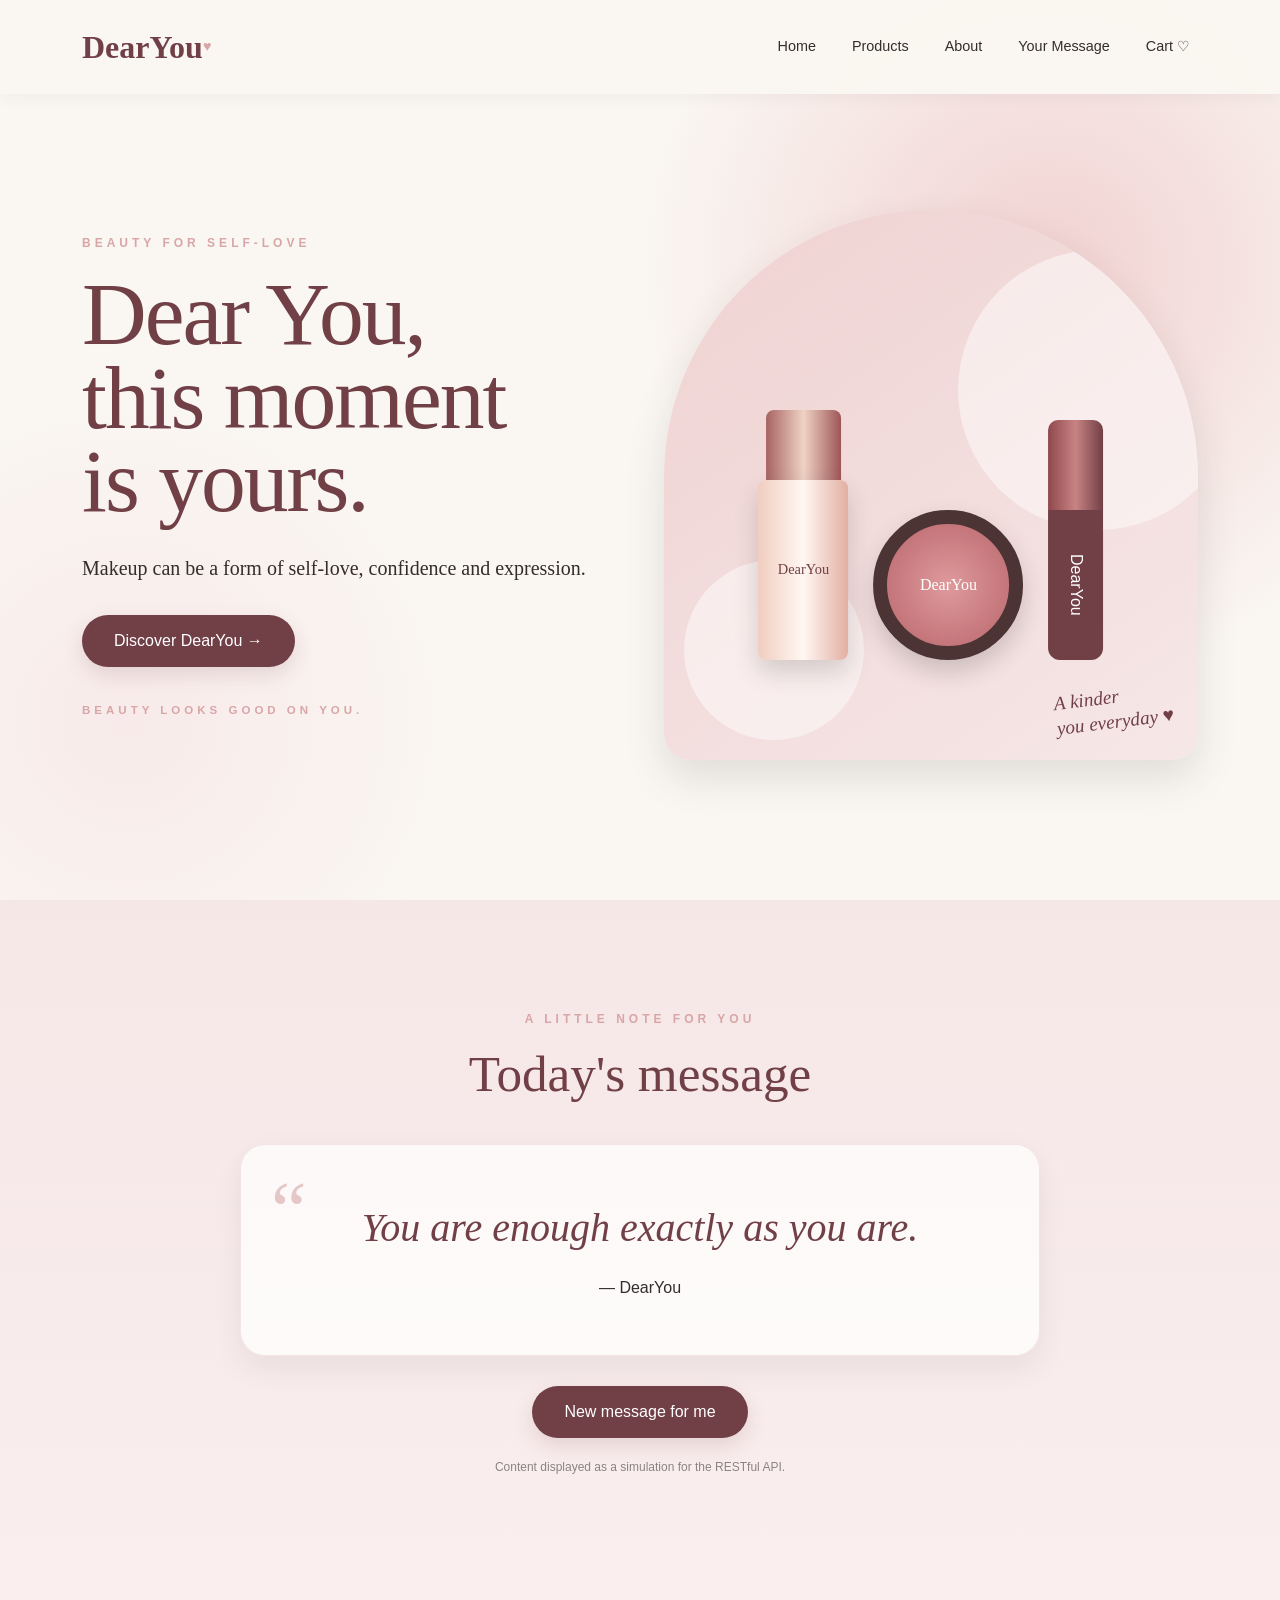
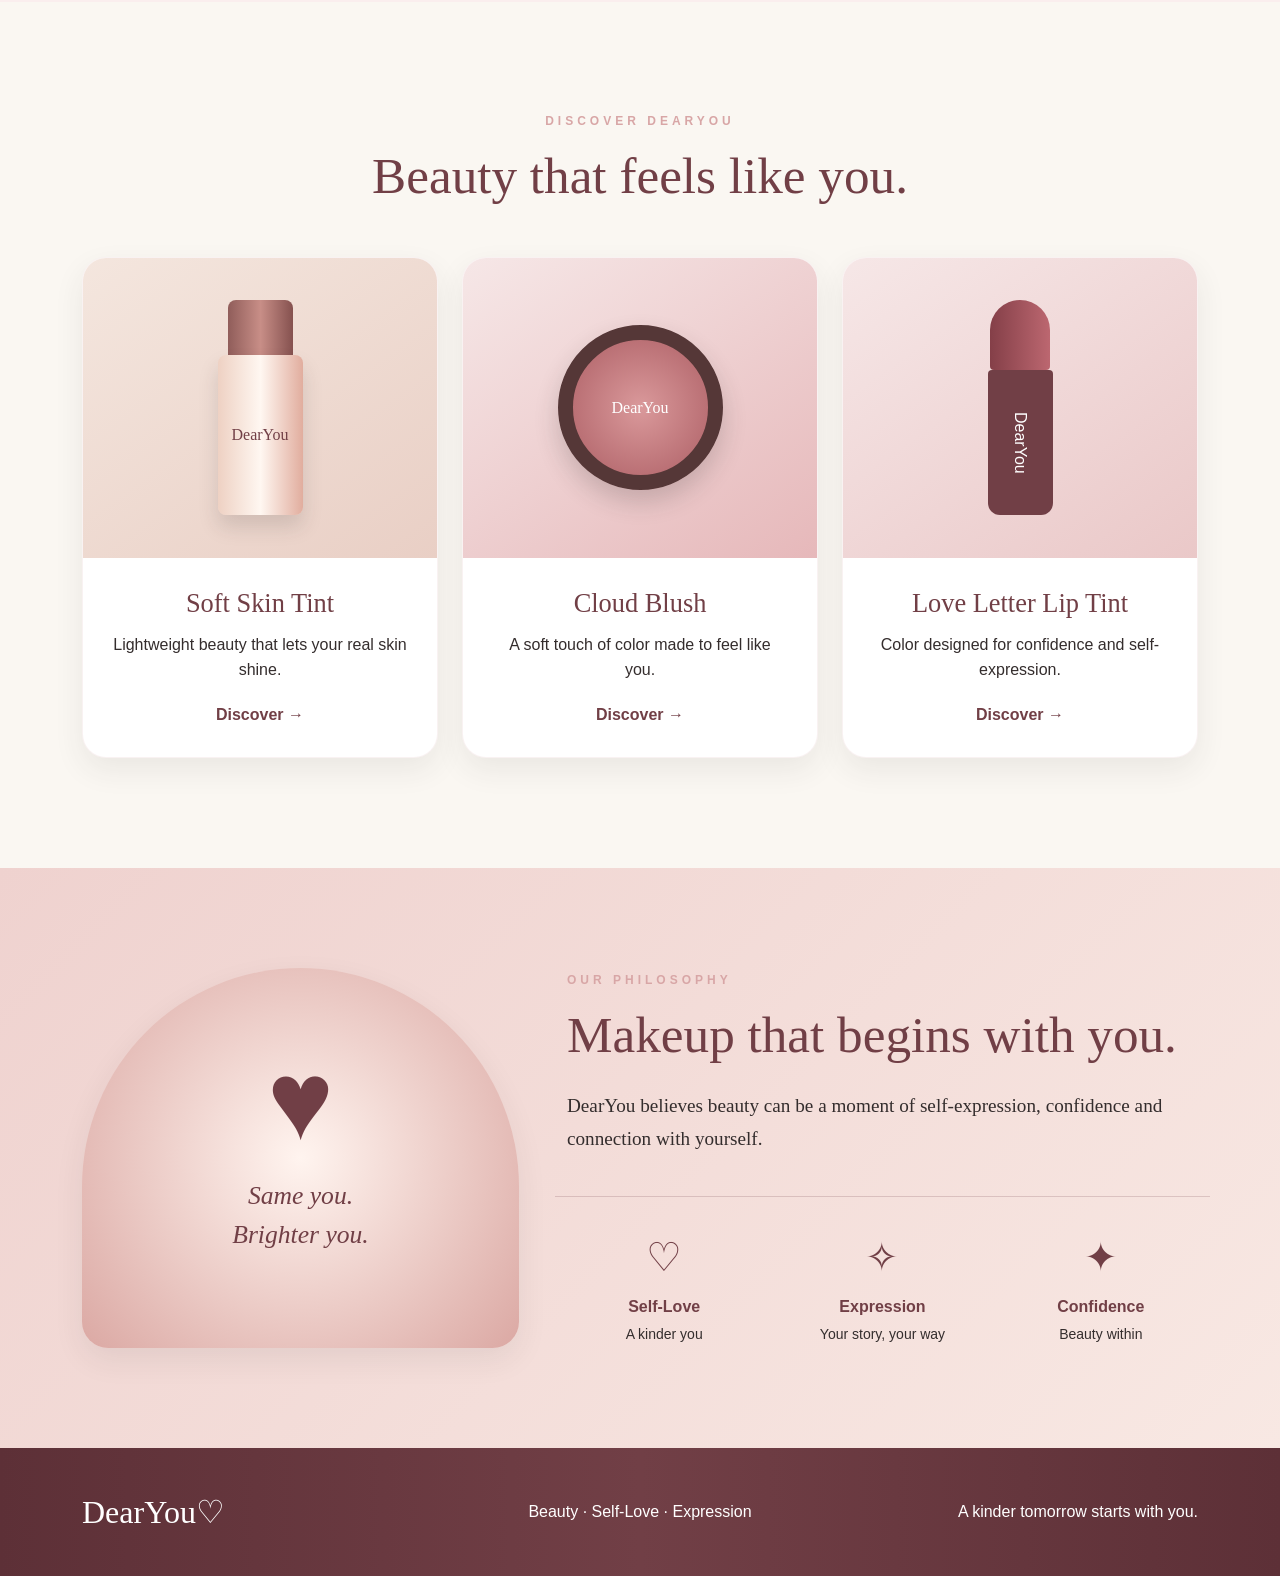
<file: index.html>
<!DOCTYPE html>
<html lang="es">

<head>

    <meta charset="UTF-8">

    <meta name="viewport"
          content="width=device-width, initial-scale=1.0">

    <title>DearYou | Beauty for Self-Love</title>

    <meta name="description"
          content="DearYou es una marca de maquillaje enfocada en el amor propio, la confianza y la expresión personal.">

    <!-- BOOTSTRAP -->
    <link rel="stylesheet" href="css/bootstrap.min.css">

    <!-- CSS DE DEARYOU -->
    <link rel="stylesheet" href="css/dearyou.css">

</head>


<body>


<!-- ========================================
     NAVBAR
========================================= -->

<nav class="navbar navbar-expand-lg navbar-light fixed-top">

    <div class="container">

        <a class="navbar-brand logo" href="#inicio">
            DearYou<span>♥</span>
        </a>


        <button class="navbar-toggler"
                type="button"
                data-bs-toggle="collapse"
                data-bs-target="#menuPrincipal">

            <span class="navbar-toggler-icon"></span>

        </button>


        <div class="collapse navbar-collapse"
             id="menuPrincipal">

            <ul class="navbar-nav ms-auto align-items-lg-center">

                <li class="nav-item">
                    <a class="nav-link"
                       href="#inicio">
                        Home
                    </a>
                </li>

                <li class="nav-item">
                    <a class="nav-link"
                       href="#productos">
                        Products
                    </a>
                </li>

                <li class="nav-item">
                    <a class="nav-link"
                       href="#nosotros">
                        About
                    </a>
                </li>

                <li class="nav-item">
                    <a class="nav-link"
                       href="#mensaje">
                        Your Message
                    </a>
                </li>

                <!-- ESTE SÍ ABRE OTRA PÁGINA -->
                <li class="nav-item">
                    <a class="nav-link"
                       href="cart.html">
                        Cart ♡
                    </a>
                </li>

            </ul>

        </div>

    </div>

</nav>



<!-- ========================================
     HERO
========================================= -->

<header id="inicio"
        class="hero">

    <div class="container">

        <div class="row align-items-center g-5">

            <!-- TEXTO -->

            <div class="col-lg-6">

                <p class="eyebrow">
                    BEAUTY FOR SELF-LOVE
                </p>

                <h1>
                    Dear You,<br>
                    this moment<br>
                    is yours.
                </h1>

                <p class="hero-text">
                    Makeup can be a form of self-love,
                    confidence and expression.
                </p>

                <!-- DESPLAZAMIENTO DENTRO DEL HOME -->
                <a href="#mensaje"
                   class="btn btn-dearyou">

                    Discover DearYou

                    <span>→</span>

                </a>

                <p class="mini-frase">
                    Beauty looks good on you.
                </p>

            </div>


            <!-- VISUAL -->

            <div class="col-lg-6">

                <div class="hero-visual">

                    <div class="circulo circulo-1"></div>
                    <div class="circulo circulo-2"></div>

                    <div class="base-productos">

                        <!-- PRODUCTO DEMO 1 -->

                        <div class="producto-demo base-demo">

                            <div class="tapa"></div>

                            <div class="envase">
                                <span>DearYou</span>
                            </div>

                        </div>


                        <!-- PRODUCTO DEMO 2 -->

                        <div class="producto-demo blush-demo">

                            <div class="blush-circulo">
                                <span>DearYou</span>
                            </div>

                        </div>


                        <!-- PRODUCTO DEMO 3 -->

                        <div class="producto-demo lip-demo">

                            <div class="lip-tapa"></div>

                            <div class="lip-cuerpo">
                                <span>DearYou</span>
                            </div>

                        </div>

                    </div>


                    <div class="mensaje-decorativo">
                        A kinder<br>
                        you everyday ♥
                    </div>

                </div>

            </div>

        </div>

    </div>

</header>



<!-- ========================================
     A LITTLE NOTE FOR YOU
========================================= -->

<section id="mensaje"
         class="mensaje-section">

    <div class="container text-center">

        <p class="eyebrow">
            A LITTLE NOTE FOR YOU
        </p>

        <h2>
            Today's message
        </h2>


        <div class="mensaje-card mx-auto">

            <span class="comillas">
                “
            </span>

            <p id="frase"
               class="frase">

                You are enough exactly as you are.

            </p>

            <p id="autor"
               class="autor">

                — DearYou

            </p>

        </div>


        <button id="botonMensaje"
                class="btn btn-dearyou">

            New message for me

        </button>


        <p class="api-nota">
            Content displayed as a simulation for the RESTful API.
        </p>

    </div>

</section>



<!-- ========================================
     PRODUCTOS
========================================= -->

<section id="productos"
         class="productos-section">

    <div class="container">


        <div class="text-center encabezado-seccion">

            <p class="eyebrow">
                DISCOVER DEARYOU
            </p>

            <h2>
                Beauty that feels like you.
            </h2>

        </div>


        <div class="row g-4">


            <!-- =================================
                 PRODUCTO 1
            ================================== -->

            <div class="col-md-6 col-lg-4">

                <article class="producto-card h-100">

                    <div class="producto-visual skin">

                        <div class="producto-botella">

                            <div class="botella-tapa"></div>

                            <div class="botella-cuerpo">
                                DearYou
                            </div>

                        </div>

                    </div>


                    <div class="producto-info">

                        <h3>
                            Soft Skin Tint
                        </h3>

                        <p>
                            Lightweight beauty that lets
                            your real skin shine.
                        </p>

                        <!-- ABRE PÁGINA DE PRODUCTO -->

                        <a href="product.html?item=skin"
                           class="producto-link">

                            Discover →

                        </a>

                    </div>

                </article>

            </div>



            <!-- =================================
                 PRODUCTO 2
            ================================== -->

            <div class="col-md-6 col-lg-4">

                <article class="producto-card h-100">

                    <div class="producto-visual blush">

                        <div class="compacto">
                            DearYou
                        </div>

                    </div>


                    <div class="producto-info">

                        <h3>
                            Cloud Blush
                        </h3>

                        <p>
                            A soft touch of color made
                            to feel like you.
                        </p>

                        <!-- ABRE MISMA PÁGINA,
                             PERO CON CLOUD BLUSH -->

                        <a href="product.html?item=blush"
                           class="producto-link">

                            Discover →

                        </a>

                    </div>

                </article>

            </div>



            <!-- =================================
                 PRODUCTO 3
            ================================== -->

            <div class="col-md-6 col-lg-4">

                <article class="producto-card h-100">

                    <div class="producto-visual lips">

                        <div class="lipstick">

                            <div class="lipstick-top"></div>

                            <div class="lipstick-body">
                                DearYou
                            </div>

                        </div>

                    </div>


                    <div class="producto-info">

                        <h3>
                            Love Letter Lip Tint
                        </h3>

                        <p>
                            Color designed for confidence
                            and self-expression.
                        </p>

                        <!-- ABRE MISMA PÁGINA,
                             PERO CON LIP TINT -->

                        <a href="product.html?item=lip"
                           class="producto-link">

                            Discover →

                        </a>

                    </div>

                </article>

            </div>


        </div>

    </div>

</section>



<!-- ========================================
     ABOUT
========================================= -->

<section id="nosotros"
         class="about-section">

    <div class="container">

        <div class="row align-items-center g-5">


            <div class="col-lg-5">

                <div class="about-visual">

                    <div class="about-corazon">
                        ♥
                    </div>

                    <p>
                        Same you.<br>
                        Brighter you.
                    </p>

                </div>

            </div>


            <div class="col-lg-7">

                <p class="eyebrow">
                    OUR PHILOSOPHY
                </p>

                <h2>
                    Makeup that begins with you.
                </h2>

                <p class="about-text">
                    DearYou believes beauty can be a moment
                    of self-expression, confidence and
                    connection with yourself.
                </p>


                <div class="row text-center valores">


                    <div class="col-4">

                        <div class="valor-icono">
                            ♡
                        </div>

                        <strong>
                            Self-Love
                        </strong>

                        <small>
                            A kinder you
                        </small>

                    </div>


                    <div class="col-4">

                        <div class="valor-icono">
                            ✧
                        </div>

                        <strong>
                            Expression
                        </strong>

                        <small>
                            Your story, your way
                        </small>

                    </div>


                    <div class="col-4">

                        <div class="valor-icono">
                            ✦
                        </div>

                        <strong>
                            Confidence
                        </strong>

                        <small>
                            Beauty within
                        </small>

                    </div>


                </div>

            </div>

        </div>

    </div>

</section>



<!-- ========================================
     FOOTER
========================================= -->

<footer>

    <div class="container">

        <div class="row align-items-center">

            <div class="col-md-4">

                <p class="footer-logo">
                    DearYou♡
                </p>

            </div>


            <div class="col-md-4 text-md-center">

                <p>
                    Beauty · Self-Love · Expression
                </p>

            </div>


            <div class="col-md-4 text-md-end">

                <p>
                    A kinder tomorrow starts with you.
                </p>

            </div>

        </div>

    </div>

</footer>



<!-- ========================================
     JAVASCRIPT
========================================= -->

<script src="js/bootstrap.bundle.min.js"></script>

<script src="js/dearyou.js"></script>


</body>

</html>
</file>
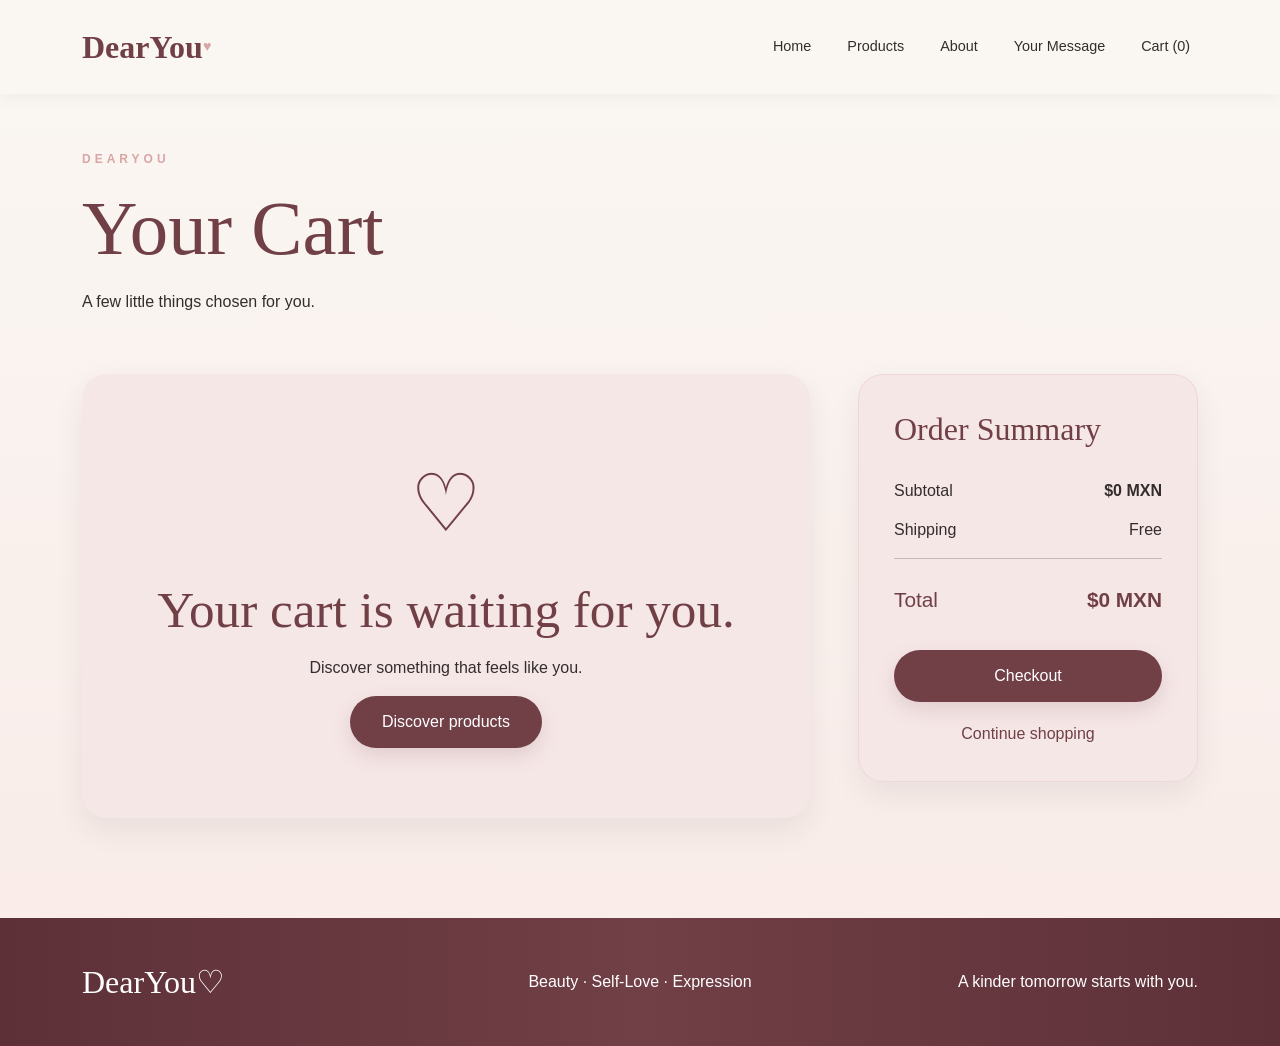
<file: cart.html>
<!DOCTYPE html>
<html lang="es">

<head>

    <meta charset="UTF-8">

    <meta name="viewport"
          content="width=device-width, initial-scale=1.0">

    <title>Your Cart | DearYou</title>

    <link rel="stylesheet"
          href="css/bootstrap.min.css">

    <link rel="stylesheet"
          href="css/dearyou.css">

</head>


<body id="cartPage">


<!-- ========================================
     NAVBAR
========================================= -->

<nav class="navbar navbar-expand-lg navbar-light fixed-top">

    <div class="container">

        <a class="navbar-brand logo"
           href="index.html">

            DearYou<span>♥</span>

        </a>


        <button class="navbar-toggler"
                type="button"
                data-bs-toggle="collapse"
                data-bs-target="#menuPrincipal">

            <span class="navbar-toggler-icon"></span>

        </button>


        <div class="collapse navbar-collapse"
             id="menuPrincipal">

            <ul class="navbar-nav ms-auto align-items-lg-center">

                <li class="nav-item">

                    <a class="nav-link"
                       href="index.html">

                        Home

                    </a>

                </li>

                <li class="nav-item">

                    <a class="nav-link"
                       href="index.html#productos">

                        Products

                    </a>

                </li>

                <li class="nav-item">

                    <a class="nav-link"
                       href="index.html#nosotros">

                        About

                    </a>

                </li>

                <li class="nav-item">

                    <a class="nav-link"
                       href="index.html#mensaje">

                        Your Message

                    </a>

                </li>

                <li class="nav-item">

                    <a class="nav-link active"
                       href="cart.html">

                        Cart (<span id="cartCount">0</span>)

                    </a>

                </li>

            </ul>

        </div>

    </div>

</nav>



<!-- ========================================
     CART
========================================= -->

<main class="cart-page">

    <div class="container">


        <div class="cart-heading">

            <p class="eyebrow">
                DEARYOU
            </p>

            <h1>
                Your Cart
            </h1>

            <p>
                A few little things chosen for you.
            </p>

        </div>


        <div class="row g-5">


            <!-- PRODUCTS -->

            <div class="col-lg-8">

                <div id="cartItems">

                    <!-- JAVASCRIPT INSERTA PRODUCTOS -->

                </div>

            </div>



            <!-- SUMMARY -->

            <div class="col-lg-4">

                <aside class="cart-summary">

                    <h2>
                        Order Summary
                    </h2>


                    <div class="summary-line">

                        <span>
                            Subtotal
                        </span>

                        <strong id="cartSubtotal">
                            $0 MXN
                        </strong>

                    </div>


                    <div class="summary-line">

                        <span>
                            Shipping
                        </span>

                        <span>
                            Free
                        </span>

                    </div>


                    <hr>


                    <div class="summary-total">

                        <span>
                            Total
                        </span>

                        <strong id="cartTotal">
                            $0 MXN
                        </strong>

                    </div>


                    <button id="checkoutButton"
                            class="btn btn-dearyou checkout-button">

                        Checkout

                    </button>


                    <a href="index.html#productos"
                       class="continue-shopping">

                        Continue shopping

                    </a>

                </aside>

            </div>

        </div>

    </div>

</main>



<!-- ========================================
     FOOTER
========================================= -->

<footer>

    <div class="container">

        <div class="row align-items-center">

            <div class="col-md-4">

                <p class="footer-logo">
                    DearYou♡
                </p>

            </div>


            <div class="col-md-4 text-md-center">

                <p>
                    Beauty · Self-Love · Expression
                </p>

            </div>


            <div class="col-md-4 text-md-end">

                <p>
                    A kinder tomorrow starts with you.
                </p>

            </div>

        </div>

    </div>

</footer>


<script src="js/bootstrap.bundle.min.js"></script>

<script src="js/dearyou.js"></script>


</body>

</html>
</file>
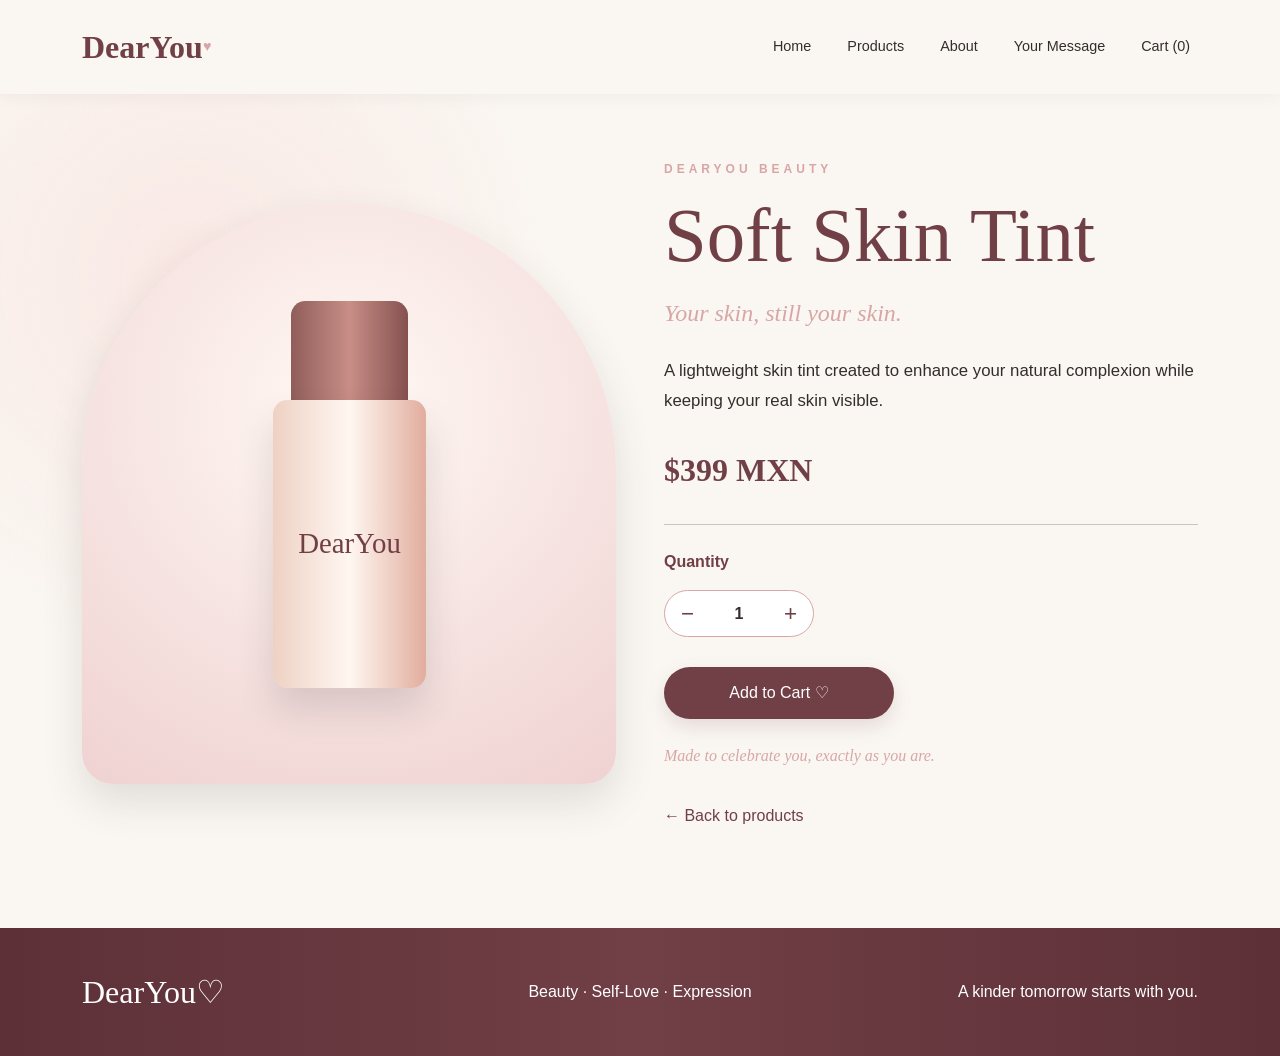
<file: product.html>
<!DOCTYPE html>
<html lang="es">

<head>

    <meta charset="UTF-8">

    <meta name="viewport"
          content="width=device-width, initial-scale=1.0">

    <title>Product | DearYou</title>

    <link rel="stylesheet"
          href="css/bootstrap.min.css">

    <link rel="stylesheet"
          href="css/dearyou.css">

</head>


<body id="productPage">


<!-- ========================================
     NAVBAR
========================================= -->

<nav class="navbar navbar-expand-lg navbar-light fixed-top">

    <div class="container">

        <a class="navbar-brand logo"
           href="index.html">

            DearYou<span>♥</span>

        </a>


        <button class="navbar-toggler"
                type="button"
                data-bs-toggle="collapse"
                data-bs-target="#menuPrincipal">

            <span class="navbar-toggler-icon"></span>

        </button>


        <div class="collapse navbar-collapse"
             id="menuPrincipal">

            <ul class="navbar-nav ms-auto align-items-lg-center">

                <li class="nav-item">

                    <a class="nav-link"
                       href="index.html">

                        Home

                    </a>

                </li>

                <li class="nav-item">

                    <a class="nav-link"
                       href="index.html#productos">

                        Products

                    </a>

                </li>

                <li class="nav-item">

                    <a class="nav-link"
                       href="index.html#nosotros">

                        About

                    </a>

                </li>

                <li class="nav-item">

                    <a class="nav-link"
                       href="index.html#mensaje">

                        Your Message

                    </a>

                </li>

                <li class="nav-item">

                    <a class="nav-link"
                       href="cart.html">

                        Cart (<span id="cartCount">0</span>)

                    </a>

                </li>

            </ul>

        </div>

    </div>

</nav>



<!-- ========================================
     PRODUCT DETAIL
========================================= -->

<main class="product-detail-page">

    <div class="container">

        <div class="row align-items-center g-5">


            <!-- VISUAL -->

            <div class="col-lg-6">

                <div id="productVisual"
                     class="product-detail-visual">

                </div>

            </div>



            <!-- INFORMATION -->

            <div class="col-lg-6">

                <p class="eyebrow">
                    DEARYOU BEAUTY
                </p>

                <h1 id="productName"
                    class="product-detail-title">

                    Product Name

                </h1>


                <p id="productTagline"
                   class="product-tagline">

                    Beauty that feels like you.

                </p>


                <p id="productDescription"
                   class="product-description">

                    Description.

                </p>


                <p id="productPrice"
                   class="product-price">

                    $0 MXN

                </p>


                <hr>


                <p class="product-label">
                    Quantity
                </p>


                <div class="quantity-selector">

                    <button id="minusButton"
                            type="button">

                        −

                    </button>

                    <span id="quantity">
                        1
                    </span>

                    <button id="plusButton"
                            type="button">

                        +

                    </button>

                </div>


                <button id="addToCartButton"
                        class="btn btn-dearyou add-cart-button">

                    Add to Cart ♡

                </button>


                <p class="product-note">

                    Made to celebrate you, exactly as you are.

                </p>


                <a href="index.html#productos"
                   class="back-link">

                    ← Back to products

                </a>

            </div>

        </div>

    </div>

</main>



<!-- ========================================
     FOOTER
========================================= -->

<footer>

    <div class="container">

        <div class="row align-items-center">

            <div class="col-md-4">

                <p class="footer-logo">
                    DearYou♡
                </p>

            </div>


            <div class="col-md-4 text-md-center">

                <p>
                    Beauty · Self-Love · Expression
                </p>

            </div>


            <div class="col-md-4 text-md-end">

                <p>
                    A kinder tomorrow starts with you.
                </p>

            </div>

        </div>

    </div>

</footer>


<script src="js/bootstrap.bundle.min.js"></script>

<script src="js/dearyou.js"></script>


</body>

</html>
</file>
<file: css/dearyou.css>
/* =========================================================
   DEARYOU
   Beauty for Self-Love
   CSS GENERAL DEL SITIO
========================================================= */


/* =========================================================
   1. COLORES DE MARCA
========================================================= */

:root {
    --burgundy: #713F46;
    --rose: #D8A6A6;
    --blush: #F6E7E7;
    --cream: #FAF7F2;
    --dark: #342D2D;
    --white: #FFFFFF;

    --soft-shadow:
        0 12px 30px rgba(52, 45, 45, 0.08);

    --medium-shadow:
        0 18px 40px rgba(52, 45, 45, 0.13);
}


/* =========================================================
   2. GENERAL
========================================================= */

* {
    box-sizing: border-box;
}

html {
    scroll-behavior: smooth;
}

body {
    margin: 0;
    padding: 0;

    background-color: var(--cream);

    color: var(--dark);

    font-family:
        Arial,
        Helvetica,
        sans-serif;
}

h1,
h2,
h3,
.logo,
.footer-logo {
    font-family:
        Georgia,
        "Times New Roman",
        serif;
}

h1,
h2,
h3,
p {
    margin-top: 0;
}

h2 {
    color: var(--burgundy);

    font-size:
        clamp(
            2.2rem,
            4vw,
            3.4rem
        );
}

a {
    transition: 0.3s ease;
}

section,
header {
    scroll-margin-top: 90px;
}


/* =========================================================
   3. TEXTOS PEQUEÑOS
========================================================= */

.eyebrow {
    margin-bottom: 15px;

    color: var(--rose);

    font-size: 0.75rem;

    font-weight: bold;

    letter-spacing: 4px;

    text-transform: uppercase;
}


/* =========================================================
   4. NAVBAR
========================================================= */

.navbar {
    padding: 18px 0;

    background-color:
        rgba(250, 247, 242, 0.96);

    box-shadow:
        0 3px 15px
        rgba(52, 45, 45, 0.05);

    backdrop-filter: blur(10px);
}

.logo {
    color: var(--burgundy) !important;

    font-size: 2rem;

    font-weight: bold;
}

.logo span {
    position: relative;

    top: -7px;

    color: var(--rose);

    font-size: 0.9rem;
}

.nav-link {
    position: relative;

    margin-left: 20px;

    color: var(--dark) !important;

    font-size: 0.9rem;
}

.nav-link:hover {
    color: var(--burgundy) !important;
}

.nav-link::after {
    content: "";

    position: absolute;

    left: 50%;

    bottom: 2px;

    width: 0;

    height: 1px;

    background-color: var(--burgundy);

    transition: 0.3s;

    transform: translateX(-50%);
}

.nav-link:hover::after {
    width: 60%;
}

.navbar-toggler {
    border-color:
        rgba(113, 63, 70, 0.2);
}

.navbar-toggler:focus {
    box-shadow: none;
}


/* =========================================================
   5. BOTÓN DEARYOU
========================================================= */

.btn-dearyou {
    padding: 14px 32px;

    border: none;

    border-radius: 50px;

    background-color: var(--burgundy);

    color: var(--white);

    box-shadow:
        0 8px 20px
        rgba(113, 63, 70, 0.15);

    transition: 0.3s ease;
}

.btn-dearyou:hover {
    background-color: var(--rose);

    color: var(--white);

    transform:
        translateY(-3px);

    box-shadow:
        0 12px 24px
        rgba(113, 63, 70, 0.2);
}


/* =========================================================
   6. HOME - HERO
========================================================= */

.hero {
    min-height: 100vh;

    display: flex;

    align-items: center;

    padding:
        150px 0
        80px;

    background:
        radial-gradient(
            circle at 82% 30%,
            #f1d2d2 0,
            transparent 34%
        ),
        radial-gradient(
            circle at 10% 80%,
            #f8eaea 0,
            transparent 25%
        ),
        var(--cream);
}

.hero h1 {
    margin:
        20px 0
        30px;

    color: var(--burgundy);

    font-size:
        clamp(
            3.8rem,
            7vw,
            6.5rem
        );

    line-height: 0.93;

    letter-spacing: -2px;
}

.hero-text {
    max-width: 520px;

    margin-bottom: 30px;

    font-family:
        Georgia,
        "Times New Roman",
        serif;

    font-size: 1.25rem;

    line-height: 1.65;
}

.mini-frase {
    margin-top: 35px;

    color: var(--rose);

    font-size: 0.72rem;

    font-weight: bold;

    letter-spacing: 4px;

    text-transform: uppercase;
}


/* =========================================================
   7. HERO VISUAL
========================================================= */

.hero-visual {
    position: relative;

    min-height: 550px;

    overflow: hidden;

    border-radius:
        300px
        300px
        30px
        30px;

    background:
        linear-gradient(
            145deg,
            #efd2d1,
            #f6e7e7
        );

    box-shadow:
        var(--medium-shadow);
}

.circulo {
    position: absolute;

    border-radius: 50%;

    background-color:
        rgba(255, 255, 255, 0.45);
}

.circulo-1 {
    top: 40px;

    right: -40px;

    width: 280px;

    height: 280px;
}

.circulo-2 {
    bottom: 20px;

    left: 20px;

    width: 180px;

    height: 180px;
}

.base-productos {
    position: absolute;

    left: 50%;

    bottom: 100px;

    width: 85%;

    height: 270px;

    display: flex;

    justify-content: center;

    align-items: flex-end;

    gap: 25px;

    transform:
        translateX(-50%);
}


/* =========================================================
   8. PRODUCTOS DECORATIVOS DEL HERO
========================================================= */

.producto-demo {
    position: relative;
}


/* SKIN TINT HERO */

.base-demo .tapa {
    width: 75px;

    height: 70px;

    margin: auto;

    border-radius:
        8px
        8px
        0
        0;

    background:
        linear-gradient(
            90deg,
            #a76361,
            #efd3c5,
            #9d5556
        );
}

.base-demo .envase {
    width: 90px;

    height: 180px;

    display: flex;

    justify-content: center;

    align-items: center;

    border-radius: 8px;

    background:
        linear-gradient(
            90deg,
            #f0cdbf,
            #fff7f2,
            #e3afa3
        );

    box-shadow:
        0 12px 25px
        rgba(52, 45, 45, 0.18);
}

.envase span {
    color: var(--burgundy);

    font-family:
        Georgia,
        serif;

    font-size: 0.9rem;
}


/* BLUSH HERO */

.blush-circulo {
    width: 150px;

    height: 150px;

    display: flex;

    justify-content: center;

    align-items: center;

    border:
        14px solid
        #4c3434;

    border-radius: 50%;

    background:
        radial-gradient(
            circle,
            #df9a9c,
            #b8666c
        );

    box-shadow:
        0 12px 25px
        rgba(52, 45, 45, 0.2);
}

.blush-circulo span {
    color: var(--white);

    font-family:
        Georgia,
        serif;
}


/* LIP HERO */

.lip-demo {
    display: flex;

    flex-direction: column;

    align-items: center;
}

.lip-tapa {
    width: 55px;

    height: 90px;

    border-radius:
        10px
        10px
        0
        0;

    background:
        linear-gradient(
            90deg,
            #90484d,
            #c78383,
            #713f46
        );
}

.lip-cuerpo {
    width: 55px;

    height: 150px;

    display: flex;

    justify-content: center;

    align-items: center;

    border-radius:
        0
        0
        12px
        12px;

    background-color:
        var(--burgundy);

    color: var(--white);

    writing-mode:
        vertical-rl;
}

.mensaje-decorativo {
    position: absolute;

    right: 25px;

    bottom: 25px;

    color: var(--burgundy);

    font-family:
        Georgia,
        serif;

    font-size: 1.2rem;

    font-style: italic;

    line-height: 1.3;

    transform:
        rotate(-7deg);
}


/* =========================================================
   9. A LITTLE NOTE FOR YOU
========================================================= */

.mensaje-section {
    padding:
        110px 0;

    background:
        linear-gradient(
            180deg,
            var(--blush),
            #faeeee
        );
}

.mensaje-section h2 {
    margin-bottom: 10px;
}

.mensaje-card {
    position: relative;

    max-width: 800px;

    margin:
        40px auto
        30px;

    padding:
        55px
        60px;

    border:
        1px solid
        rgba(216, 166, 166, 0.25);

    border-radius: 25px;

    background-color:
        rgba(255, 255, 255, 0.72);

    box-shadow:
        var(--soft-shadow);
}

.comillas {
    position: absolute;

    top: 5px;

    left: 30px;

    color: var(--rose);

    font-family:
        Georgia,
        serif;

    font-size: 5rem;

    opacity: 0.6;
}

.frase {
    margin-bottom: 20px;

    color: var(--burgundy);

    font-family:
        Georgia,
        "Times New Roman",
        serif;

    font-size:
        clamp(
            1.7rem,
            4vw,
            2.5rem
        );

    font-style: italic;

    line-height: 1.4;
}

.autor {
    margin-bottom: 0;

    color: var(--dark);
}

.api-nota {
    margin-top: 20px;

    font-size: 0.75rem;

    opacity: 0.55;
}


/* =========================================================
   10. PRODUCTS HOME
========================================================= */

.productos-section {
    padding:
        110px 0;

    background-color:
        var(--cream);
}

.encabezado-seccion {
    margin-bottom: 50px;
}

.producto-card {
    height: 100%;

    overflow: hidden;

    border:
        1px solid
        rgba(216, 166, 166, 0.15);

    border-radius: 24px;

    background-color:
        var(--white);

    box-shadow:
        var(--soft-shadow);

    transition:
        transform 0.3s ease,
        box-shadow 0.3s ease;
}

.producto-card:hover {
    transform:
        translateY(-8px);

    box-shadow:
        var(--medium-shadow);
}

.producto-visual {
    height: 300px;

    display: flex;

    justify-content: center;

    align-items: center;

    overflow: hidden;
}

.producto-visual.skin {
    background:
        linear-gradient(
            145deg,
            #f4e6de,
            #e9cfc5
        );
}

.producto-visual.blush {
    background:
        linear-gradient(
            145deg,
            #f6e7e7,
            #e6b8ba
        );
}

.producto-visual.lips {
    background:
        linear-gradient(
            145deg,
            #f6e7e7,
            #eac8c8
        );
}


/* =========================================================
   11. SKIN TINT CSS
========================================================= */

.producto-botella {
    position: relative;
}

.botella-tapa {
    width: 65px;

    height: 55px;

    margin: auto;

    border-radius:
        8px
        8px
        0
        0;

    background:
        linear-gradient(
            90deg,
            #905d5a,
            #c88e87,
            #85514f
        );
}

.botella-cuerpo {
    width: 85px;

    height: 160px;

    display: flex;

    justify-content: center;

    align-items: center;

    border-radius: 8px;

    background:
        linear-gradient(
            90deg,
            #eed1c3,
            #fff7f1,
            #e1ad9e
        );

    color: var(--burgundy);

    font-family:
        Georgia,
        serif;

    box-shadow:
        0 12px 20px
        rgba(52, 45, 45, 0.15);
}


/* =========================================================
   12. CLOUD BLUSH CSS
========================================================= */

.compacto {
    width: 165px;

    height: 165px;

    display: flex;

    justify-content: center;

    align-items: center;

    border:
        15px solid
        #553737;

    border-radius: 50%;

    background:
        radial-gradient(
            circle,
            #da999b,
            #ad5f65
        );

    color: var(--white);

    font-family:
        Georgia,
        serif;

    box-shadow:
        0 12px 25px
        rgba(52, 45, 45, 0.2);
}


/* =========================================================
   13. LIP TINT CSS
========================================================= */

.lipstick {
    display: flex;

    flex-direction: column;

    align-items: center;
}

.lipstick-top {
    width: 60px;

    height: 70px;

    border-radius:
        30px
        30px
        4px
        4px;

    background:
        linear-gradient(
            90deg,
            #843f48,
            #bc6770
        );
}

.lipstick-body {
    width: 65px;

    height: 145px;

    display: flex;

    justify-content: center;

    align-items: center;

    border-radius:
        4px
        4px
        12px
        12px;

    background-color:
        var(--burgundy);

    color: var(--white);

    writing-mode:
        vertical-rl;
}


/* =========================================================
   14. PRODUCT CARD INFO
========================================================= */

.producto-info {
    padding: 30px;

    text-align: center;
}

.producto-info h3 {
    margin-bottom: 12px;

    color: var(--burgundy);

    font-size: 1.65rem;
}

.producto-info p {
    min-height: 50px;

    margin-bottom: 20px;

    line-height: 1.6;
}

.producto-link {
    color: var(--burgundy);

    font-weight: bold;

    text-decoration: none;
}

.producto-link:hover {
    color: var(--rose);

    letter-spacing: 1px;
}


/* =========================================================
   15. ABOUT
========================================================= */

.about-section {
    padding:
        100px 0;

    background:
        linear-gradient(
            135deg,
            #efd2cf,
            #f8e8e3
        );
}

.about-visual {
    min-height: 380px;

    display: flex;

    flex-direction: column;

    justify-content: center;

    align-items: center;

    border-radius:
        250px
        250px
        30px
        30px;

    background:
        radial-gradient(
            circle,
            #fff4ef,
            #dba8a3
        );

    box-shadow:
        var(--soft-shadow);
}

.about-corazon {
    color: var(--burgundy);

    font-size: 7rem;

    line-height: 1;
}

.about-visual p {
    margin-top: 20px;

    color: var(--burgundy);

    font-family:
        Georgia,
        serif;

    font-size: 1.6rem;

    font-style: italic;

    text-align: center;
}

.about-text {
    max-width: 700px;

    margin:
        25px 0
        40px;

    font-family:
        Georgia,
        serif;

    font-size: 1.2rem;

    line-height: 1.7;
}

.valores {
    padding-top: 30px;

    border-top:
        1px solid
        rgba(113, 63, 70, 0.2);
}

.valor-icono {
    margin-bottom: 8px;

    color: var(--burgundy);

    font-size: 2.5rem;
}

.valores strong {
    display: block;

    color: var(--burgundy);
}

.valores small {
    display: block;

    margin-top: 5px;
}


/* =========================================================
   16. FOOTER
========================================================= */

footer {
    padding:
        40px 0;

    background:
        linear-gradient(
            90deg,
            #5d3037,
            var(--burgundy),
            #5d3037
        );

    color: var(--white);
}

footer p {
    margin: 0;
}

.footer-logo {
    font-size: 2rem;
}


/* =========================================================
   17. PRODUCT DETAIL PAGE
========================================================= */

.product-detail-page {
    min-height: 100vh;

    padding:
        160px 0
        100px;

    background:
        radial-gradient(
            circle at 15% 30%,
            #f9e8e4,
            transparent 30%
        ),
        var(--cream);
}

.product-detail-visual {
    min-height: 580px;

    display: flex;

    justify-content: center;

    align-items: center;

    overflow: hidden;

    border-radius:
        300px
        300px
        35px
        35px;

    background:
        radial-gradient(
            circle at 50% 35%,
            #fff8f4,
            #efd2d1
        );

    box-shadow:
        var(--medium-shadow);
}

.product-detail-product {
    display: flex;

    justify-content: center;

    align-items: center;

    transform:
        scale(1.8);
}

.product-detail-title {
    margin:
        20px 0;

    color: var(--burgundy);

    font-family:
        Georgia,
        "Times New Roman",
        serif;

    font-size:
        clamp(
            3rem,
            6vw,
            5rem
        );

    line-height: 1;
}

.product-tagline {
    margin-bottom: 20px;

    color: var(--rose);

    font-family:
        Georgia,
        "Times New Roman",
        serif;

    font-size: 1.5rem;

    font-style: italic;
}

.product-description {
    max-width: 600px;

    margin:
        25px 0;

    font-size: 1.05rem;

    line-height: 1.8;
}

.product-price {
    margin:
        30px 0;

    color: var(--burgundy);

    font-family:
        Georgia,
        "Times New Roman",
        serif;

    font-size: 2rem;

    font-weight: bold;
}

.product-label {
    margin-top: 25px;

    color: var(--burgundy);

    font-weight: bold;
}

.quantity-selector {
    width: 150px;

    display: flex;

    justify-content: space-between;

    align-items: center;

    margin:
        15px 0
        30px;

    overflow: hidden;

    border:
        1px solid
        var(--rose);

    border-radius: 50px;

    background-color:
        var(--white);
}

.quantity-selector button {
    width: 45px;

    height: 45px;

    border: none;

    background-color: transparent;

    color: var(--burgundy);

    font-size: 1.4rem;

    transition: 0.2s;
}

.quantity-selector button:hover {
    background-color:
        var(--blush);
}

.quantity-selector span {
    font-weight: bold;
}

.add-cart-button {
    min-width: 230px;
}

.product-note {
    margin-top: 25px;

    color: var(--rose);

    font-family:
        Georgia,
        serif;

    font-style: italic;
}

.back-link {
    display: inline-block;

    margin-top: 20px;

    color: var(--burgundy);

    text-decoration: none;
}

.back-link:hover {
    color: var(--rose);
}


/* =========================================================
   18. CART PAGE
========================================================= */

.cart-page {
    min-height: 100vh;

    padding:
        150px 0
        100px;

    background:
        linear-gradient(
            180deg,
            var(--cream),
            #f9ece9
        );
}

.cart-heading {
    margin-bottom: 60px;
}

.cart-heading h1 {
    margin-bottom: 15px;

    color: var(--burgundy);

    font-family:
        Georgia,
        serif;

    font-size:
        clamp(
            3rem,
            6vw,
            5rem
        );
}

.cart-item {
    display: grid;

    grid-template-columns:
        120px
        1fr
        auto;

    gap: 25px;

    align-items: center;

    margin-bottom: 20px;

    padding: 25px;

    border:
        1px solid
        rgba(216, 166, 166, 0.18);

    border-radius: 20px;

    background-color:
        var(--white);

    box-shadow:
        var(--soft-shadow);
}

.cart-item-visual {
    width: 110px;

    height: 110px;

    display: flex;

    justify-content: center;

    align-items: center;

    border-radius: 18px;

    background:
        linear-gradient(
            145deg,
            #f8ecea,
            var(--blush)
        );

    color: var(--burgundy);

    font-size: 3rem;
}

.cart-item-info h3 {
    margin-bottom: 8px;

    color: var(--burgundy);

    font-family:
        Georgia,
        serif;
}

.cart-item-actions {
    display: flex;

    align-items: center;

    gap: 12px;

    margin-top: 12px;
}

.cart-item-actions button {
    padding:
        6px
        13px;

    border: none;

    border-radius: 20px;

    background-color:
        var(--blush);

    color: var(--burgundy);

    transition: 0.2s;
}

.cart-item-actions button:hover {
    background-color:
        var(--rose);

    color: var(--white);
}

.cart-item-actions .remove-button {
    background-color: transparent;

    text-decoration: underline;
}

.cart-item-actions .remove-button:hover {
    background-color: transparent;

    color: var(--rose);
}

.cart-item-total {
    color: var(--burgundy);

    font-size: 1.2rem;

    font-weight: bold;
}

.cart-summary {
    position: sticky;

    top: 120px;

    padding: 35px;

    border:
        1px solid
        rgba(216, 166, 166, 0.25);

    border-radius: 25px;

    background-color:
        var(--blush);

    box-shadow:
        var(--soft-shadow);
}

.cart-summary h2 {
    margin-bottom: 30px;

    font-size: 2rem;
}

.summary-line {
    display: flex;

    justify-content: space-between;

    margin:
        15px 0;
}

.summary-total {
    display: flex;

    justify-content: space-between;

    margin:
        25px 0;

    color: var(--burgundy);

    font-size: 1.3rem;
}

.checkout-button {
    width: 100%;

    margin-top: 10px;
}

.continue-shopping {
    display: block;

    margin-top: 20px;

    color: var(--burgundy);

    text-align: center;

    text-decoration: none;
}

.continue-shopping:hover {
    color: var(--rose);
}


/* =========================================================
   19. EMPTY CART
========================================================= */

.empty-cart {
    padding:
        70px
        30px;

    border-radius: 25px;

    background-color:
        var(--blush);

    text-align: center;

    box-shadow:
        var(--soft-shadow);
}

.empty-heart {
    color: var(--burgundy);

    font-size: 5rem;
}

.empty-cart h2 {
    margin:
        15px 0;
}


/* =========================================================
   20. TABLET
========================================================= */

@media (max-width: 991px) {

    .navbar-collapse {
        margin-top: 20px;

        padding:
            15px 0;
    }

    .nav-link {
        margin-left: 0;

        padding:
            10px 0 !important;
    }

    .nav-link::after {
        display: none;
    }


    /* HOME */

    .hero {
        text-align: center;
    }

    .hero-text {
        margin-left: auto;

        margin-right: auto;
    }

    .hero-visual {
        min-height: 480px;

        margin-top: 30px;
    }


    /* ABOUT */

    .about-section {
        text-align: center;
    }

    .about-text {
        margin-left: auto;

        margin-right: auto;
    }


    /* PRODUCT PAGE */

    .product-detail-page {
        text-align: center;
    }

    .product-detail-visual {
        min-height: 450px;

        margin-bottom: 20px;
    }

    .product-description {
        margin-left: auto;

        margin-right: auto;
    }

    .quantity-selector {
        margin-left: auto;

        margin-right: auto;
    }


    /* CART */

    .cart-summary {
        position: static;
    }

}


/* =========================================================
   21. MOBILE
========================================================= */

@media (max-width: 767px) {

    /* GENERAL */

    .eyebrow {
        letter-spacing: 2.5px;
    }


    /* HERO */

    .hero {
        min-height: auto;

        padding:
            130px 0
            70px;
    }

    .hero h1 {
        font-size: 3.6rem;

        letter-spacing: -1px;
    }

    .hero-text {
        font-size: 1.05rem;
    }

    .hero-visual {
        min-height: 400px;

        border-radius:
            200px
            200px
            25px
            25px;
    }

    .base-productos {
        bottom: 70px;

        transform:
            translateX(-50%)
            scale(0.75);
    }

    .mensaje-decorativo {
        right: 20px;

        bottom: 20px;

        font-size: 1rem;
    }


    /* MESSAGE */

    .mensaje-section {
        padding:
            80px 0;
    }

    .mensaje-card {
        padding:
            45px
            25px;
    }

    .comillas {
        left: 15px;

        font-size: 4rem;
    }


    /* PRODUCTS */

    .productos-section {
        padding:
            80px 0;
    }

    .producto-visual {
        height: 260px;
    }


    /* ABOUT */

    .about-section {
        padding:
            80px 0;
    }

    .about-visual {
        min-height: 320px;
    }

    .about-corazon {
        font-size: 5rem;
    }

    .valores small {
        font-size: 0.68rem;
    }

    .valor-icono {
        font-size: 2rem;
    }


    /* FOOTER */

    footer {
        text-align: center;
    }

    footer .col-md-4 {
        margin-bottom: 15px;
    }

    footer .col-md-4:last-child {
        margin-bottom: 0;
    }


    /* PRODUCT DETAIL */

    .product-detail-page {
        padding:
            130px 0
            80px;
    }

    .product-detail-visual {
        min-height: 360px;

        border-radius:
            200px
            200px
            25px
            25px;
    }

    .product-detail-product {
        transform:
            scale(1.35);
    }

    .product-detail-title {
        font-size: 3rem;
    }

    .product-tagline {
        font-size: 1.25rem;
    }


    /* CART */

    .cart-page {
        padding:
            130px 0
            80px;
    }

    .cart-heading {
        margin-bottom: 35px;

        text-align: center;
    }

    .cart-item {
        grid-template-columns:
            90px
            1fr;

        gap: 15px;
    }

    .cart-item-visual {
        width: 85px;

        height: 85px;
    }

    .cart-item-total {
        grid-column: 2;

        margin-top: 5px;
    }

    .cart-item-actions {
        flex-wrap: wrap;
    }

}


/* =========================================================
   22. CELULARES MUY PEQUEÑOS
========================================================= */

@media (max-width: 480px) {

    .hero h1 {
        font-size: 3rem;
    }

    .hero-visual {
        min-height: 350px;
    }

    .base-productos {
        transform:
            translateX(-50%)
            scale(0.62);
    }

    .mensaje-card {
        padding:
            40px
            20px;
    }

    .frase {
        font-size: 1.55rem;
    }

    .valores {
        margin-top: 20px;
    }

    .valores strong {
        font-size: 0.8rem;
    }

    .product-detail-visual {
        min-height: 320px;
    }

    .product-detail-product {
        transform:
            scale(1.15);
    }

    .cart-item {
        grid-template-columns: 1fr;

        text-align: center;
    }

    .cart-item-visual {
        margin: auto;
    }

    .cart-item-actions {
        justify-content: center;
    }

    .cart-item-total {
        grid-column: 1;
    }

}
</file>
